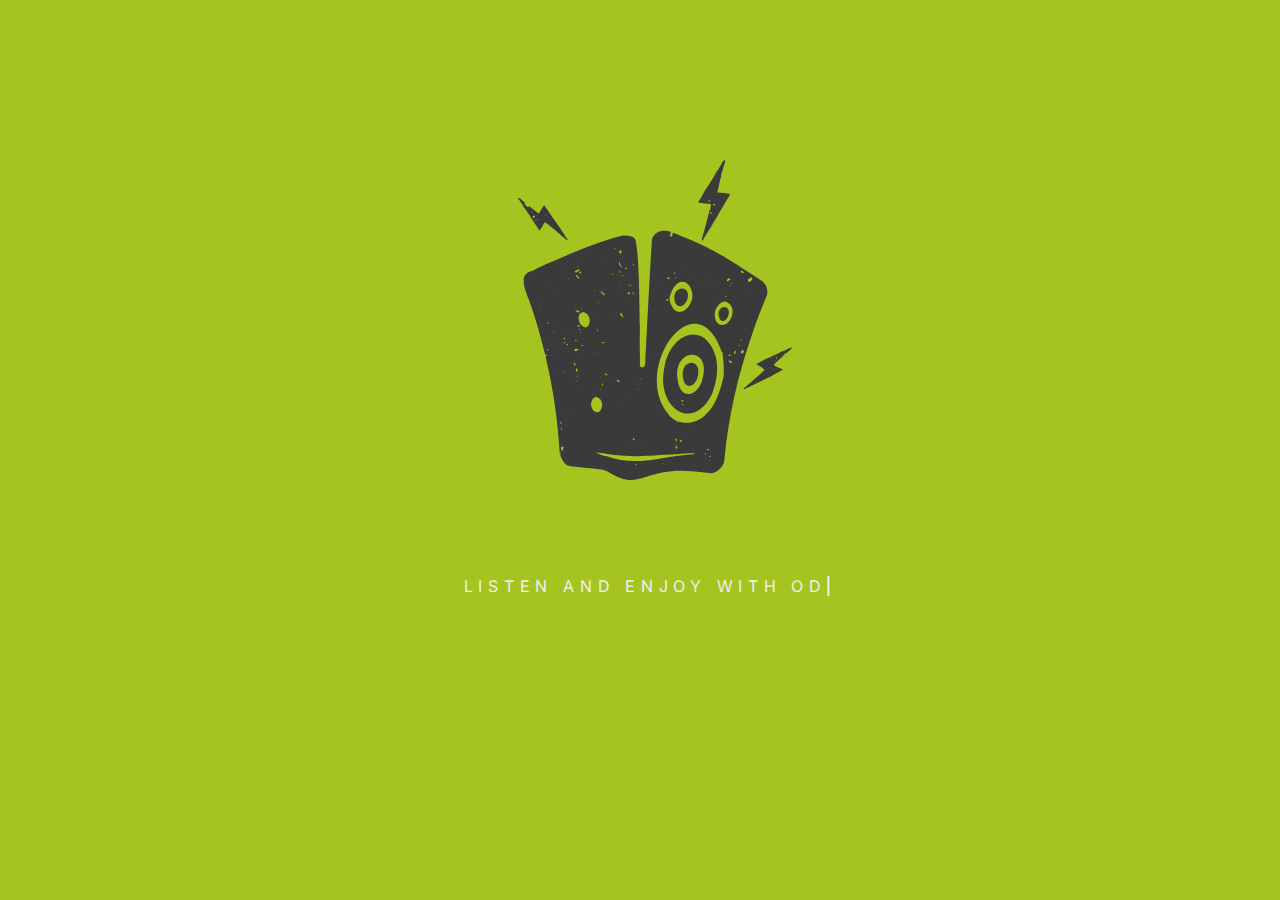
<file: index.html>
<!DOCTYPE html>
<html lang="en">
<head>
    <meta charset="UTF-8">
    <meta name="viewport" content="width=device-width, initial-scale=1.0">
    <!-- Bootstrap CSS -->
    <link rel="stylesheet" href="https://cdnjs.cloudflare.com/ajax/libs/font-awesome/6.0.0/css/all.min.css" integrity="sha384-mQ93GR66B00ZXjt0YO5KlohRA5SY2XofZxQ+fuFEm/68vbdE+2F5eDc5cF5PkFf" crossorigin="anonymous">
    <link rel="stylesheet" href="./style.css">
    <link rel="icon" href="./logo intro.svg" type="image/svg+xml">
    <title>OD Music</title>
</head>
<body>

    <div class="container">
        <img src="./logo intro.svg" class="i1 img-fluid" alt="Description of your SVG">
        <p class="t1">
            <span>O</span>
            <span>D</span>
            <span> </span>
            <span>M</span>
            <span>u</span>
            <span>s</span>
            <span>i</span>
            <span>c</span>
        </p>   
             
        <p class="t2" id="animatedText">listen and enjoy with OD</p>
        
    </div>

    <!-- Bootstrap JS (optional) -->
    <script src="https://cdn.jsdelivr.net/npm/bootstrap@5.3.0/dist/js/bootstrap.bundle.min.js"></script>
    <script src="./script.js"></script>
</body>
</html>
</file>
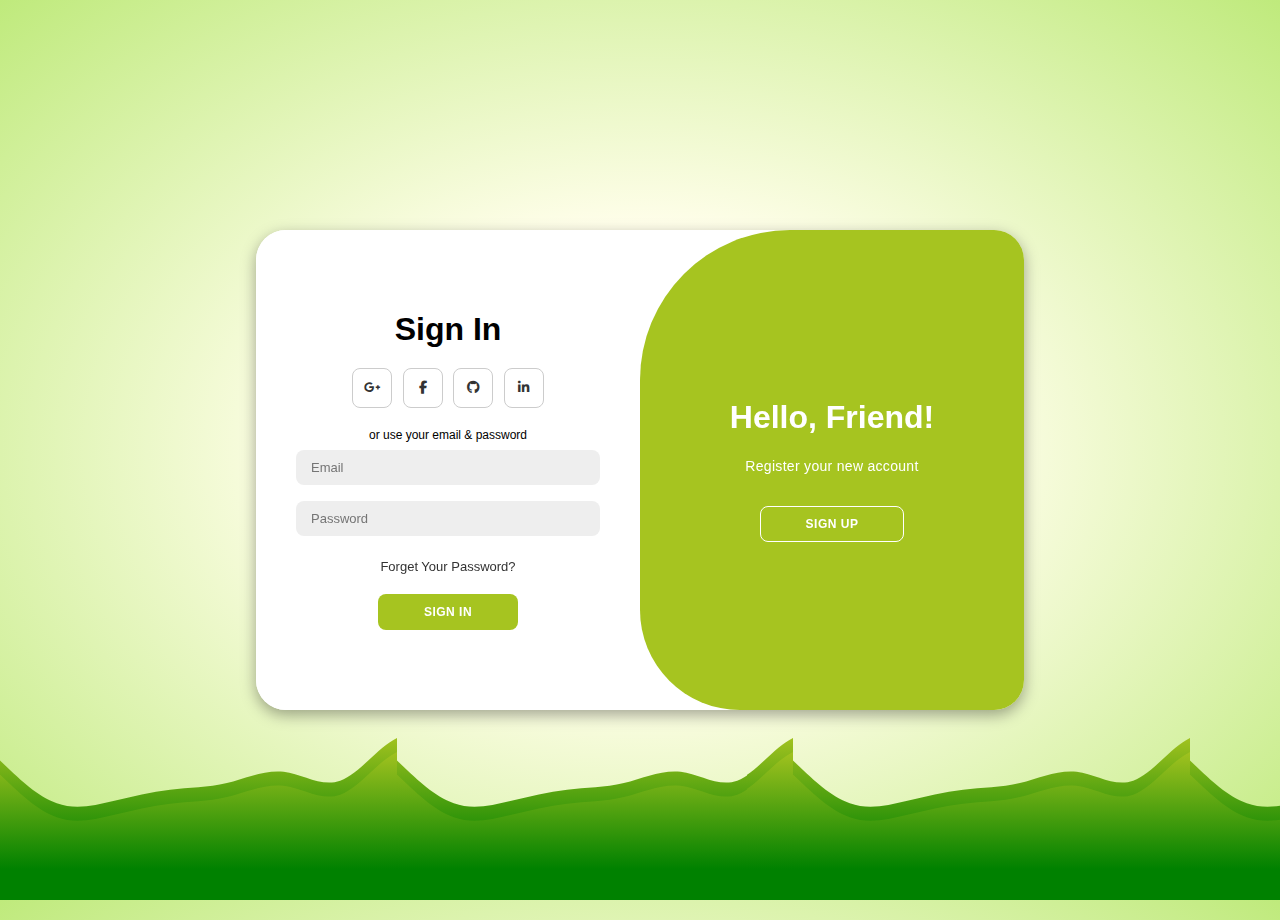
<file: signup&signin/signs.html>
<!DOCTYPE html>
<html lang="en">

<head>
    <meta charset="UTF-8">
    <meta name="viewport" content="width=device-width, initial-scale=1.0">
    <link rel="stylesheet" href="./signs.css">
    <link rel="stylesheet" href="https://cdnjs.cloudflare.com/ajax/libs/font-awesome/6.0.0/css/all.min.css"
        integrity="sha384-mQ93GR66B00ZXjt0YO5KlohRA5SY2XofZxQ+fuFEm/68vbdE+2F5eDc5cF5PkFf" crossorigin="anonymous">
    <link rel="stylesheet" href="https://cdnjs.cloudflare.com/ajax/libs/font-awesome/6.4.2/css/all.min.css">
    <title>SignUp or SignIn / OD Music</title>
</head>

<body>
    <!-- Animated Wave Background  -->
    <div class="ocean">
        <div class="wave"></div>
        <div class="wave"></div>
    </div>

    <!-- SignUp & SignIn  -->
    <div class="container" id="container">
        <div class="form-container sign-up">
            <form>
                <h1>Create Account</h1>
                <div class="social-icons">
                    <a href="#" class="icon"><i class="fa-brands fa-google-plus-g"></i></a>
                    <a href="#" class="icon"><i class="fa-brands fa-facebook-f"></i></a>
                    <a href="#" class="icon"><i class="fa-brands fa-github"></i></a>
                    <a href="#" class="icon"><i class="fa-brands fa-linkedin-in"></i></a>
                </div>
                <span>or use your email for registeration</span>
                <input type="text" placeholder="Name">
                <input type="email" placeholder="Email">
                <input type="password" placeholder="Password">
                <button>Sign Up</button>
            </form>
        </div>
        <div class="form-container sign-in">
            <form>
                <h1>Sign In</h1>
                <div class="social-icons">
                    <a href="#" class="icon"><i class="fa-brands fa-google-plus-g"></i></a>
                    <a href="#" class="icon"><i class="fa-brands fa-facebook-f"></i></a>
                    <a href="#" class="icon"><i class="fa-brands fa-github"></i></a>
                    <a href="#" class="icon"><i class="fa-brands fa-linkedin-in"></i></a>
                </div>
                <span>or use your email & password</span>
                <input type="email" placeholder="Email">
                <input type="password" placeholder="Password">
                <a href="../Home/home.html">Forget Your Password?</a>
                <button>Sign In</button>
            </form>
        </div>
        <div class="toggle-container">
            <div class="toggle">
                <div class="toggle-panel toggle-left">
                    <h1>Welcome Back!</h1>
                    <p>Login your account</p>
                    <button class="hidden" id="login">Sign In</button>
                </div>
                <div class="toggle-panel toggle-right">
                    <h1>Hello, Friend!</h1>
                    <p>Register your new account</p>
                    <button class="hidden" id="register">Sign Up</button>
                </div>
            </div>
        </div>
    </div>


    <script src="./signs.js"></script>
</body>

</html>
</file>
<file: style.css>
/* Importing Fonts */
@import url('https://fonts.googleapis.com/css2?family=Concert+One&family=Lilita+One&family=Madimi+One&family=Paytone+One&display=swap');
@import url('https://example.com/multicolore.css');
@import url('https://fonts.googleapis.com/css2?family=Concert+One&family=Exo+2:ital,wght@0,100..900;1,100..900&family=Inter:wght@100..900&family=Lilita+One&family=Madimi+One&family=Paytone+One&display=swap');

body {
    background-color: rgb(166, 196, 32);
    /* background: linear-gradient(45deg, #A6C420, #008100); */
}

/* Additional CSS for the container */
.container {
    position: relative;
    text-align: center;
    justify-content: center;
}

/* Style for the image */
.i1 {
    margin-top: 10rem;
    width: 20rem;
    height: 20rem;
    transform: translate(0, 0) rotate(0deg) scale(1, 1);
    margin-left: auto;
    margin-right: auto;
    display: block;
    justify-content: center;
    text-align: center;
    position: relative;
    left: 1.2%;
}

/* Style for the first paragraph */
.t1 {
    position: absolute;
    top: 18rem;
    left: 50%;
    transform: translateX(-50%);
    font-family: "Paytone One", sans-serif;
    font-size: 3rem;
    color: rgb(239, 239, 239);
    white-space: nowrap;
    overflow: hidden;
}

.t1 span {
    display: inline-block;
    opacity: 0;
    transform: translateY(-1.5em);
    /* بداية الحرف بالأعلى */
    animation: reveal 0.5s forwards;
}

@keyframes reveal {
    to {
        opacity: 1;
        transform: translateY(0);
        /* انتهاء الحرف بالأسفل */
    }
}

.t1 span:nth-child(1) {
    animation-delay: 0.2s;
}

.t1 span:nth-child(2) {
    animation-delay: 0.4s;
}

.t1 span:nth-child(3) {
    animation-delay: 0.6s;
}

.t1 span:nth-child(4) {
    animation-delay: 0.8s;
}

.t1 span:nth-child(5) {
    animation-delay: 1s;
}

.t1 span:nth-child(6) {
    animation-delay: 1.2s;
}

.t1 span:nth-child(7) {
    animation-delay: 1.4s;
}

.t1 span:nth-child(8) {
    animation-delay: 1.6s;
}


/* Style for the second paragraph */
.t2 {
    position: absolute;
    top: 25rem;
    left: 50.5%;
    transform: translateX(-50%);
    font-family: "Inter", sans-serif;
    letter-spacing: 0.36em;
    z-index: 2;
    font-size: 1rem;
    line-height: normal;
    white-space: nowrap;
    color: rgb(239, 239, 239);
    text-transform: uppercase;
    overflow: hidden; 
    border-right: 2px solid; 
    animation: typing 10s steps(18) infinite; 
}

@keyframes typing {
    from, to {
        width: 0;
    }
    50% {
        width: 100%;
    }
}


/* .t2 {
    position: absolute;
    top: 26rem;
    left: 50%;
    transform: translateX(-50%);
    font-family: "Inter", sans-serif;
    letter-spacing: 0.36em;
    z-index: 2;
    font-size: 1rem;
    line-height: normal;
    white-space: nowrap;
    color: rgb(239, 239, 239);
    text-transform: uppercase;
    overflow: hidden;
    opacity: 0;
}

@keyframes drawLetter {
    from {
        width: 0;
        stroke-dashoffset: 20;
    }

    to {
        width: auto;
        stroke-dashoffset: 0;
    }
}

.t2 span {
    display: inline-block;
    overflow: hidden;
    white-space: nowrap;
    animation-timing-function: linear;
    stroke: white;
    stroke-width: 1px;
    width: 0;
    opacity: 1;
    animation: drawLetter 1.5s forwards;
} */




/* Media Query for smaller screens */
@media screen and (max-width: 768px) {
    .i1 {
        width: 18rem;
        height: 18rem;
        margin-left: auto;
        margin-right: auto;
        left: 2.7%;
        /* Adjust this value as needed */
        position: relative;
        /* Add this line to make left property work */
        display: block;
        margin-top: 10rem;
        justify-content: center;
        text-align: center;
    }

    .t1 {
        top: 17rem;
        text-align: center;
        font-size: 2.5rem;
    }

    .t2 {
        top: 23rem;
        text-align: center;
        font-size: 0.88rem;
    }
}
</file>
<file: signup&signin/signs.css>
/* Animated Wave Background Style  */
html,
body {
    width: 100%;
    height: 100%;
}

body {
    background: radial-gradient(ellipse at center,
            rgba(255, 254, 234, 1) 0%,
            rgba(255, 254, 234, 1) 35%,
            #BFEA7C 100%);
    overflow: hidden;
}

.ocean {
    height: 5vh; /* استخدام vh بدلاً من % */
    width: 100%;
    position: absolute;
    bottom: 0;
    left: 0;
    background: #008100;
}

.wave {
    background: url(./wave\ \(1\).svg) repeat-x;
    position: absolute;
    top: -15vh; /* استخدام vh بدلاً من px */
    width: 160vw; /* استخدام vw بدلاً من px */
    height: 15vh; /* استخدام vh بدلاً من px */
    animation: wave 5s cubic-bezier(0.36, 0.45, 0.63, 0.53) infinite;
    transform: translate3d(0, 0, 0);
}

.wave:nth-of-type(2) {
    top: -13.5vh; /* استخدام vh بدلاً من px */
    animation: wave 7s cubic-bezier(0.36, 0.45, 0.63, 0.53) -0.125s infinite,
        swell 7s ease -1.25s infinite;
    opacity: 1;
}

@keyframes wave {
    0% {
        margin-left: 0;
    }

    100% {
        margin-left: -80vw; /* استخدام vw بدلاً من px */
    }
}

@keyframes swell {

    0%,
    100% {
        transform: translate3d(0, -1.5vh, 0); /* استخدام vh بدلاً من px */
    }

    50% {
        transform: translate3d(0, 0.5vh, 0); /* استخدام vh بدلاً من px */
    }
}


/* Login Section Style */
* {
    box-sizing: border-box;
}

body {
    font-family: "Montserrat", sans-serif;
    display: flex;
    flex-direction: column;
    justify-content: center;
    align-items: center;
    height: 100vh;
    margin: -20px 0 50px;
    margin-top: 20px;
}



@import url('https://fonts.googleapis.com/css2?family=Montserrat:wght@300;400;500;600;700&display=swap');

* {
    margin: 0;
    padding: 0;
    box-sizing: border-box;
    font-family: 'Montserrat', sans-serif;
}

/* body {
    background: linear-gradient(to right, #c2d0ff, #e9e5e5);
    display: flex;
    align-items: center;
    justify-content: center;
    flex-direction: column;
    height: 100vh;
} */

.container {
    background-color: #fff;
    border-radius: 30px;
    box-shadow: 0 5px 15px rgba(0, 0, 0, 0.35);
    position: relative;
    overflow: hidden;
    width: 768px;
    max-width: 100%;
    min-height: 480px;
}

.container p {
    font-size: 14px;
    line-height: 20px;
    letter-spacing: 0.3px;
    margin: 20px 0;
}

.container span {
    font-size: 12px;
}

.container a {
    color: #333;
    font-size: 13px;
    text-decoration: none;
    margin: 15px 0 10px;
}

.container button {
    background-color: #A6C420;
    color: #fff;
    font-size: 12px;
    padding: 10px 45px;
    border: 1px solid transparent;
    border-radius: 8px;
    font-weight: 600;
    letter-spacing: 0.5px;
    text-transform: uppercase;
    margin-top: 10px;
    cursor: pointer;
}

.container button.hidden {
    background-color: transparent;
    border-color: #fff;
}

.container form {
    background-color: #fff;
    display: flex;
    align-items: center;
    justify-content: center;
    flex-direction: column;
    padding: 0 40px;
    height: 100%;
}

.container input {
    background-color: #eee;
    border: none;
    margin: 8px 0;
    padding: 10px 15px;
    font-size: 13px;
    border-radius: 8px;
    width: 100%;
    outline: none;
}

.form-container {
    position: absolute;
    top: 0;
    height: 100%;
    transition: all 0.6s ease-in-out;
}

.sign-in {
    left: 0;
    width: 50%;
    z-index: 2;
}

.container.active .sign-in {
    transform: translateX(100%);
}

.sign-up {
    left: 0;
    width: 50%;
    opacity: 0;
    z-index: 1;
}

.container.active .sign-up {
    transform: translateX(100%);
    opacity: 1;
    z-index: 5;
    animation: move 0.6s;
}

@keyframes move {

    0%,
    49.99% {
        opacity: 0;
        z-index: 1;
    }

    50%,
    100% {
        opacity: 1;
        z-index: 5;
    }
}

.social-icons {
    margin: 20px 0;
}

.social-icons a {
    border: 1px solid #ccc;
    border-radius: 20%;
    display: inline-flex;
    justify-content: center;
    align-items: center;
    margin: 0 3px;
    width: 40px;
    height: 40px;
}

.social-icons .icon:hover {
    background: #A6C420;
    color: #fff;
    box-shadow: 0 5px 10px rgba(0, 0, 0, 0.35);
    border: none;
    transition: all ease 0.5s;
}

.toggle-container {
    position: absolute;
    top: 0;
    left: 50%;
    width: 50%;
    height: 100%;
    overflow: hidden;
    transition: all 0.6s ease-in-out;
    border-radius: 150px 0 0 100px;
    z-index: 1000;
}

.container.active .toggle-container {
    transform: translateX(-100%);
    border-radius: 0 150px 100px 0;
}

.toggle {
    background-color: #A6C420;
    height: 100%;
    color: #fff;
    position: relative;
    left: -100%;
    height: 100%;
    width: 200%;
    transform: translateX(0);
    transition: all 0.6s ease-in-out;
}

.container.active .toggle {
    transform: translateX(50%);
}

.toggle-panel {
    position: absolute;
    width: 50%;
    height: 100%;
    display: flex;
    align-items: center;
    justify-content: center;
    flex-direction: column;
    padding: 0 30px;
    text-align: center;
    top: 0;
    transform: translateX(0);
    transition: all 0.6s ease-in-out;
}

.toggle-left {
    transform: translateX(-200%);
}

.container.active .toggle-left {
    transform: translateX(0);
}

.toggle-right {
    right: 0;
    transform: translateX(0);
}

.container.active .toggle-right {
    transform: translateX(200%);
}
</file>
